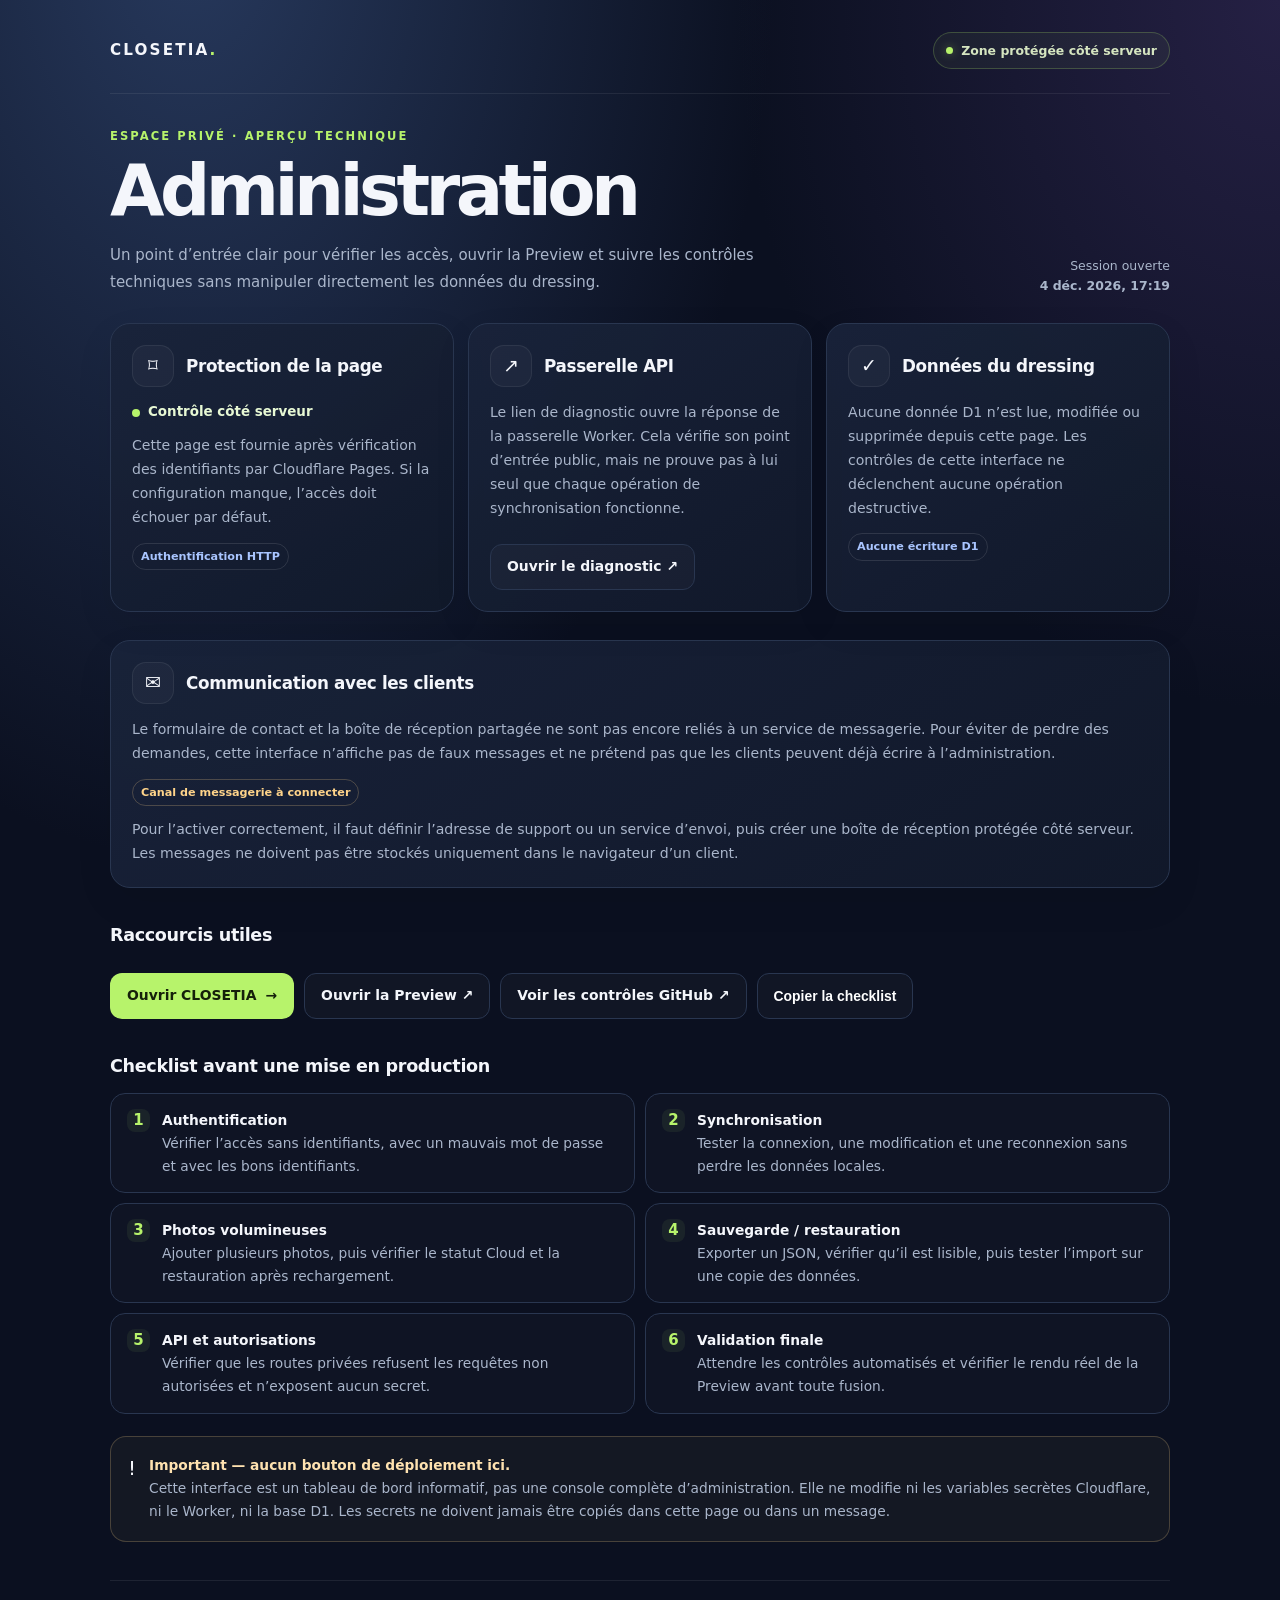
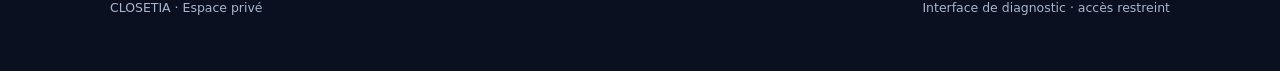
<file: admin.html>
<!doctype html>
<html lang="fr">
<head>
<meta charset="utf-8">
<meta name="viewport" content="width=device-width,initial-scale=1">
<meta name="robots" content="noindex,nofollow,noarchive">
<meta name="theme-color" content="#111827">
<title>Administration — CLOSETIA</title>
<style>
:root{color-scheme:dark;--bg:#0b1020;--panel:#151d31;--panel2:#10182a;--line:#293650;--text:#f4f6fb;--muted:#aab6cb;--accent:#b7f36b;--blue:#a9c5ff;--warn:#ffd48a}
*{box-sizing:border-box}
body{margin:0;background:radial-gradient(ellipse at 15% -5%,#27395d 0,transparent 38%),radial-gradient(ellipse at 100% 0,#252044 0,transparent 30%),var(--bg);color:var(--text);font:15px/1.55 system-ui,-apple-system,BlinkMacSystemFont,"Segoe UI",sans-serif;min-height:100vh}
a{color:inherit;text-decoration:none}
button,a{ -webkit-tap-highlight-color:transparent}
a:focus-visible,button:focus-visible{outline:3px solid var(--blue);outline-offset:3px}
.wrap{width:min(1060px,calc(100% - 36px));margin:0 auto;padding:28px 0 54px}
.top{display:flex;align-items:center;justify-content:space-between;gap:16px;padding:4px 0 24px;border-bottom:1px solid #ffffff12}
.brand{font-weight:900;letter-spacing:.14em;font-size:.95rem}.brand span{color:var(--accent)}
.secure{display:inline-flex;align-items:center;gap:8px;color:#d5e5c0;font-size:.78rem;font-weight:750;border:1px solid #b7f36b38;background:#b7f36b0c;border-radius:999px;padding:8px 12px}
.secure-dot{width:7px;height:7px;border-radius:50%;background:var(--accent);box-shadow:0 0 10px #b7f36666}
.eyebrow{margin-top:34px;color:var(--accent);font-size:.72rem;font-weight:850;letter-spacing:.18em}
h1{font-size:clamp(2.4rem,6vw,4.4rem);line-height:.98;margin:.7rem 0 1rem;letter-spacing:-.065em}
h2{font-size:1.05rem;letter-spacing:-.02em;margin:0}
h3{font-size:.94rem;margin:0 0 7px}
.lead{color:var(--muted);max-width:68ch;margin:0;line-height:1.75}
.headline{display:flex;justify-content:space-between;align-items:end;gap:20px}
.stamp{font-size:.78rem;color:var(--muted);text-align:right;white-space:nowrap}
.grid{display:grid;grid-template-columns:repeat(3,minmax(0,1fr));gap:14px;margin:28px 0}
.card{min-width:0;border:1px solid var(--line);background:linear-gradient(145deg,#19233aeb,#11192aeb);border-radius:20px;padding:21px;box-shadow:0 14px 38px #00000012}
.card-head{display:flex;align-items:center;gap:12px;margin-bottom:14px}
.icon{display:grid;place-items:center;width:42px;height:42px;flex:0 0 42px;border-radius:14px;background:#ffffff08;border:1px solid #ffffff12;font-size:19px}
.card p{color:var(--muted);margin:0;font-size:.88rem;line-height:1.7}
.status{display:inline-flex;align-items:center;gap:8px;font-weight:750;color:#e7f8d4;font-size:.84rem}
.status-dot{width:8px;height:8px;border-radius:50%;background:var(--accent)}
.pill{display:inline-flex;align-items:center;border-radius:999px;border:1px solid #ffffff1c;padding:4px 8px;font-size:.7rem;font-weight:800;color:var(--blue);margin-top:13px}
.pill.warn{color:var(--warn);border-color:#ffd48a3b}
.actions{display:flex;gap:10px;flex-wrap:wrap;margin-top:24px}
.btn{display:inline-flex;align-items:center;justify-content:center;gap:9px;min-height:45px;padding:11px 16px;border-radius:12px;border:1px solid var(--line);background:#ffffff06;font-weight:800;font-size:.87rem;transition:transform .15s,border-color .15s,background .15s}
.btn:hover{transform:translateY(-1px);border-color:#7184aa;background:#ffffff0b}
.btn.primary{background:var(--accent);color:#15200a;border-color:transparent}
.btn.primary:hover{background:#cbff8d}
.btn svg{width:16px;height:16px}
.section-title{margin:34px 0 13px;font-size:1.1rem}
.checklist{display:grid;grid-template-columns:repeat(2,minmax(0,1fr));gap:10px}
.check{display:flex;align-items:flex-start;gap:12px;padding:15px 16px;border:1px solid var(--line);border-radius:15px;background:#ffffff04}
.check-mark{flex:0 0 23px;width:23px;height:23px;display:grid;place-items:center;border-radius:8px;background:#b7f36b12;color:var(--accent);font-weight:900}
.check p{margin:0;color:var(--muted);font-size:.86rem;line-height:1.65}
.check strong{color:var(--text)}
.notice{display:flex;gap:13px;padding:17px;border-radius:16px;border:1px solid #ffd48a38;background:#ffd48a0a;margin-top:22px}
.notice-icon{font-size:20px;line-height:1.4}.notice p{margin:0;color:var(--muted);font-size:.86rem;line-height:1.7}.notice strong{color:#ffe2b0}
.foot{margin-top:38px;border-top:1px solid #ffffff14;padding-top:17px;display:flex;justify-content:space-between;gap:16px;color:var(--muted);font-size:.78rem}
@media(max-width:760px){.grid{grid-template-columns:1fr}.headline{align-items:flex-start;flex-direction:column}.stamp{text-align:left}.checklist{grid-template-columns:1fr}.card{padding:19px}.wrap{width:min(100% - 28px,650px);padding-top:18px}}
@media(prefers-reduced-motion:reduce){*,*::before,*::after{transition:none!important;scroll-behavior:auto!important}}
</style>
</head>
<body>
<main class="wrap">
  <header class="top">
    <a class="brand" href="./" aria-label="CLOSETIA, accueil">CLOSETIA<span>.</span></a>
    <span class="secure"><span class="secure-dot" aria-hidden="true"></span>Zone protégée côté serveur</span>
  </header>

  <section aria-labelledby="page-title">
    <div class="headline">
      <div>
        <div class="eyebrow">ESPACE PRIVÉ · APERÇU TECHNIQUE</div>
        <h1 id="page-title">Administration</h1>
        <p class="lead">Un point d’entrée clair pour vérifier les accès, ouvrir la Preview et suivre les contrôles techniques sans manipuler directement les données du dressing.</p>
      </div>
      <div class="stamp">Session ouverte<br><strong id="local-time">Heure locale…</strong></div>
    </div>
  </section>

  <section class="grid" aria-label="Vue d’ensemble">
    <article class="card">
      <div class="card-head"><span class="icon" aria-hidden="true">⌑</span><h2>Protection de la page</h2></div>
      <div class="status"><span class="status-dot" aria-hidden="true"></span>Contrôle côté serveur</div>
      <p style="margin-top:10px">Cette page est fournie après vérification des identifiants par Cloudflare Pages. Si la configuration manque, l’accès doit échouer par défaut.</p>
      <span class="pill">Authentification HTTP</span>
    </article>
    <article class="card">
      <div class="card-head"><span class="icon" aria-hidden="true">↗</span><h2>Passerelle API</h2></div>
      <p>Le lien de diagnostic ouvre la réponse de la passerelle Worker. Cela vérifie son point d’entrée public, mais ne prouve pas à lui seul que chaque opération de synchronisation fonctionne.</p>
      <div class="actions"><a class="btn" href="https://cloud-manager-gateway.ethan-galea1000.workers.dev/" target="_blank" rel="noopener noreferrer">Ouvrir le diagnostic ↗</a></div>
    </article>
    <article class="card">
      <div class="card-head"><span class="icon" aria-hidden="true">✓</span><h2>Données du dressing</h2></div>
      <p>Aucune donnée D1 n’est lue, modifiée ou supprimée depuis cette page. Les contrôles de cette interface ne déclenchent aucune opération destructive.</p>
      <span class="pill">Aucune écriture D1</span>
    </article>
  </section>

  <section class="card" aria-labelledby="support-title" style="margin-top:24px">
    <div class="card-head"><span class="icon" aria-hidden="true">✉</span><h2 id="support-title">Communication avec les clients</h2></div>
    <p>Le formulaire de contact et la boîte de réception partagée ne sont pas encore reliés à un service de messagerie. Pour éviter de perdre des demandes, cette interface n’affiche pas de faux messages et ne prétend pas que les clients peuvent déjà écrire à l’administration.</p>
    <span class="pill warn">Canal de messagerie à connecter</span>
    <p style="margin-top:12px">Pour l’activer correctement, il faut définir l’adresse de support ou un service d’envoi, puis créer une boîte de réception protégée côté serveur. Les messages ne doivent pas être stockés uniquement dans le navigateur d’un client.</p>
  </section>

  <h2 class="section-title">Raccourcis utiles</h2>
  <div class="actions">
    <a class="btn primary" href="./">Ouvrir CLOSETIA <span aria-hidden="true">→</span></a>
    <a class="btn" href="https://cloudflare-pages-ready.closetia.pages.dev/" target="_blank" rel="noopener noreferrer">Ouvrir la Preview ↗</a>
    <a class="btn" href="https://github.com/ethangalea1000-svg/CLOSETIA/actions" target="_blank" rel="noopener noreferrer">Voir les contrôles GitHub ↗</a>
    <button class="btn" type="button" id="copy-checklist">Copier la checklist</button>
  </div>

  <h2 class="section-title">Checklist avant une mise en production</h2>
  <div class="checklist" id="checklist">
    <div class="check"><span class="check-mark" aria-hidden="true">1</span><p><strong>Authentification</strong><br>Vérifier l’accès sans identifiants, avec un mauvais mot de passe et avec les bons identifiants.</p></div>
    <div class="check"><span class="check-mark" aria-hidden="true">2</span><p><strong>Synchronisation</strong><br>Tester la connexion, une modification et une reconnexion sans perdre les données locales.</p></div>
    <div class="check"><span class="check-mark" aria-hidden="true">3</span><p><strong>Photos volumineuses</strong><br>Ajouter plusieurs photos, puis vérifier le statut Cloud et la restauration après rechargement.</p></div>
    <div class="check"><span class="check-mark" aria-hidden="true">4</span><p><strong>Sauvegarde / restauration</strong><br>Exporter un JSON, vérifier qu’il est lisible, puis tester l’import sur une copie des données.</p></div>
    <div class="check"><span class="check-mark" aria-hidden="true">5</span><p><strong>API et autorisations</strong><br>Vérifier que les routes privées refusent les requêtes non autorisées et n’exposent aucun secret.</p></div>
    <div class="check"><span class="check-mark" aria-hidden="true">6</span><p><strong>Validation finale</strong><br>Attendre les contrôles automatisés et vérifier le rendu réel de la Preview avant toute fusion.</p></div>
  </div>

  <aside class="notice">
    <span class="notice-icon" aria-hidden="true">!</span>
    <p><strong>Important — aucun bouton de déploiement ici.</strong><br>Cette interface est un tableau de bord informatif, pas une console complète d’administration. Elle ne modifie ni les variables secrètes Cloudflare, ni le Worker, ni la base D1. Les secrets ne doivent jamais être copiés dans cette page ou dans un message.</p>
  </aside>

  <footer class="foot"><span>CLOSETIA · Espace privé</span><span>Interface de diagnostic · accès restreint</span></footer>
</main>
<script>
(function(){
  var clock=document.getElementById("local-time");
  function updateClock(){if(clock)clock.textContent=new Intl.DateTimeFormat("fr-FR",{dateStyle:"medium",timeStyle:"short"}).format(new Date());}
  updateClock();
  var copy=document.getElementById("copy-checklist");
  if(copy)copy.addEventListener("click",async function(){
    var text="CLOSETIA — checklist avant mise en production\n"+
      "1. Authentification : sans identifiants / mauvais / bons identifiants\n"+
      "2. Synchronisation : connexion, modification, reconnexion sans perte\n"+
      "3. Photos : ajout multiple, statut Cloud, restauration après rechargement\n"+
      "4. Sauvegarde : export JSON et import sur copie des données\n"+
      "5. API : routes privées protégées, aucun secret exposé\n"+
      "6. Contrôles GitHub réussis et Preview vérifiée avant fusion";
    try{
      await navigator.clipboard.writeText(text);
      copy.textContent="Checklist copiée ✓";
      setTimeout(function(){copy.textContent="Copier la checklist";},1800);
    }catch(error){
      var area=document.createElement("textarea");
      area.value=text;area.setAttribute("readonly","");area.style.position="fixed";area.style.opacity="0";
      document.body.appendChild(area);area.select();
      var ok=false;try{ok=document.execCommand("copy");}catch(ignore){}
      area.remove();
      copy.textContent=ok?"Checklist copiée ✓":"Copie indisponible";
      setTimeout(function(){copy.textContent="Copier la checklist";},1800);
    }
  });
})();
</script>
</body>
</html>
</file>
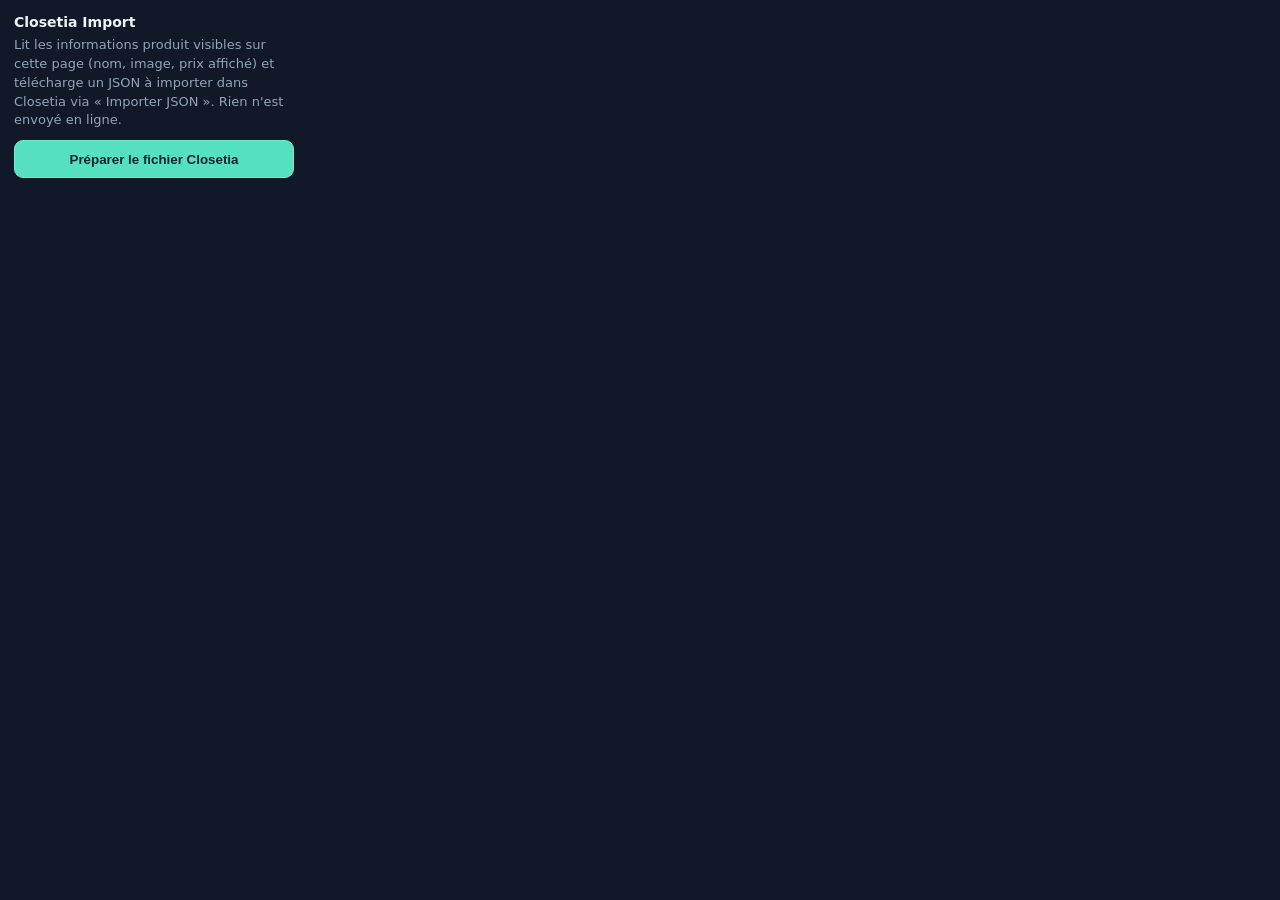
<file: extension/popup.html>
<!doctype html>
<html lang="fr">
<head>
<meta charset="utf-8">
<style>
  body { font-family: system-ui, sans-serif; font-size: 13px; width: 280px; margin: 0; padding: 14px; background: #111827; color: #eef5fb; }
  h1 { font-size: 14px; margin: 0 0 6px; }
  p { color: #91a4b8; margin: 0 0 10px; line-height: 1.45; }
  button { width: 100%; min-height: 38px; border: 1px solid #70ebd1; border-radius: 9px; background: #55e0c0; color: #0b2626; font-weight: 700; cursor: pointer; }
  button:disabled { opacity: .5; cursor: default; }
  #status { margin-top: 10px; font-size: 12px; color: #91a4b8; white-space: pre-wrap; }
</style>
</head>
<body>
  <h1>Closetia Import</h1>
  <p>Lit les informations produit visibles sur cette page (nom, image, prix affiché) et télécharge un JSON à importer dans Closetia via « Importer JSON ». Rien n'est envoyé en ligne.</p>
  <button id="extract">Préparer le fichier Closetia</button>
  <div id="status" role="status"></div>
  <script src="popup.js"></script>
</body>
</html>
</file>
